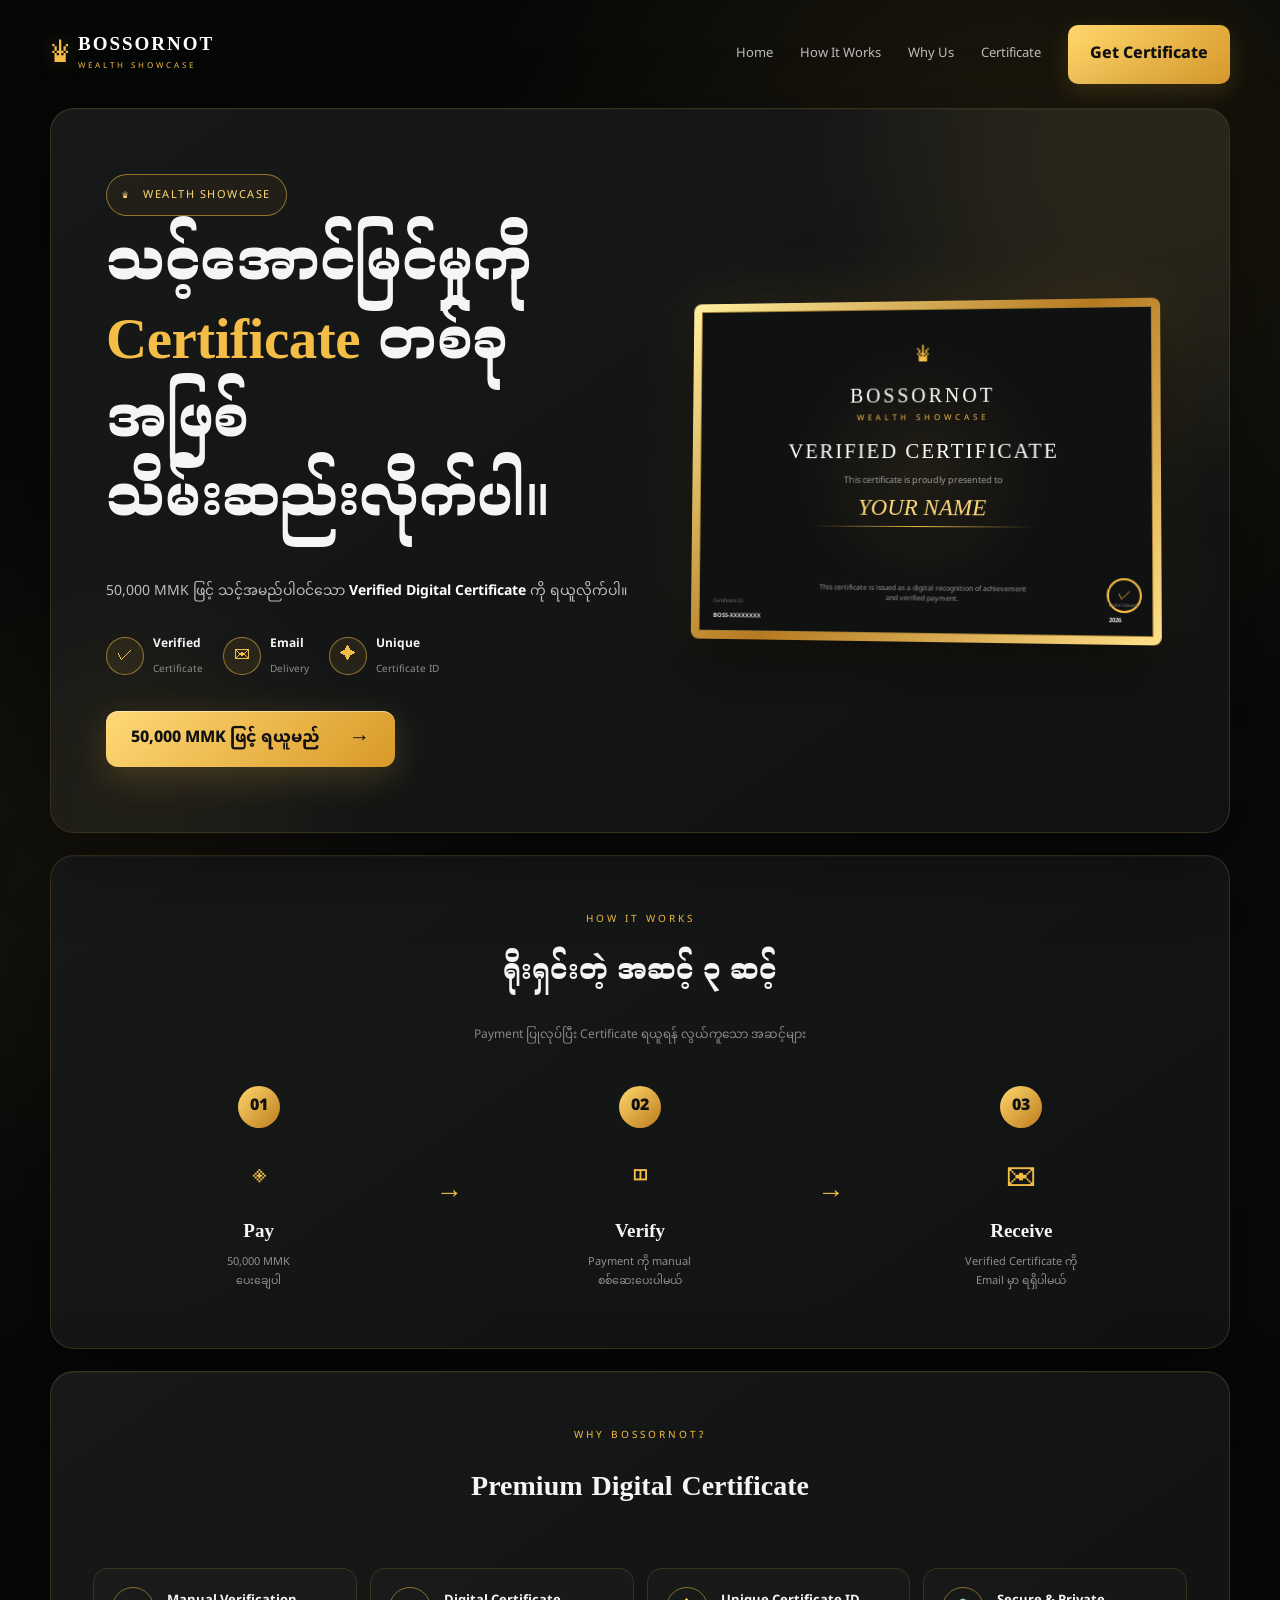
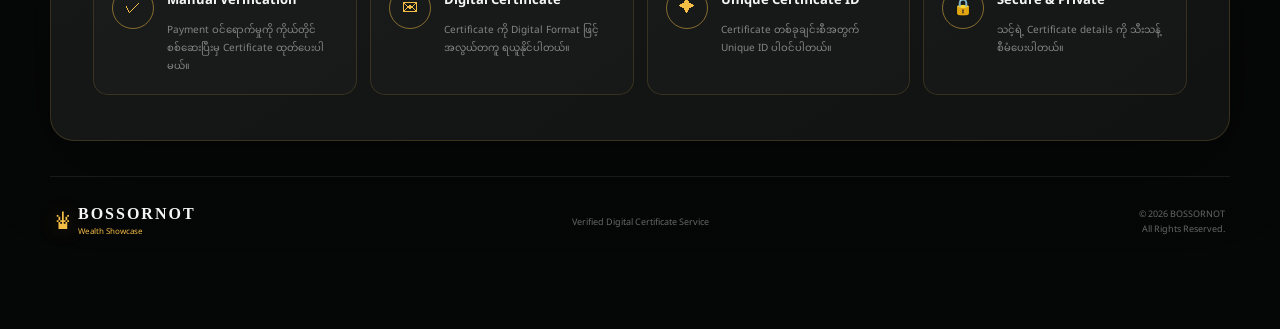
<file: index.html>
<!doctype html>
<html lang="my">

<head>
  <meta charset="utf-8">

  <meta
    name="viewport"
    content="width=device-width, initial-scale=1, viewport-fit=cover"
  >

  <meta
    name="theme-color"
    content="#080909"
  >

  <meta
    name="description"
    content="BOSSORNOT — Verified Digital Certificate Service"
  >

  <title>BOSSORNOT — Wealth Showcase</title>

  <!-- Myanmar Fonts -->
  <link
    href="https://fonts.googleapis.com/css2?family=Noto+Sans+Myanmar:wght@400;500;600;700;800&family=Noto+Serif+Myanmar:wght@600;700;800&display=swap"
    rel="stylesheet"
  >

  <!-- Main CSS -->
  <link rel="stylesheet" href="/style.css">
</head>

<body>

<main class="wrap">

  <!-- =========================================
       HEADER
  ========================================== -->

  <header class="topbar">

    <a href="/" class="logo">
      <span class="logo-crown">♛</span>

      <span>
        <strong>BOSSORNOT</strong>
        <small>WEALTH SHOWCASE</small>
      </span>
    </a>

    <nav class="nav">
      <a href="#home">Home</a>
      <a href="#how">How It Works</a>
      <a href="#why">Why Us</a>
      <a href="#certificate">Certificate</a>

      <button
        type="button"
        class="nav-cta"
        onclick="document.getElementById('payBtn').click()"
      >
        Get Certificate
      </button>
    </nav>

  </header>


  <!-- =========================================
       HERO
  ========================================== -->

  <section class="hero premium-card" id="home">

    <div class="hero-content">

      <div class="eyebrow">
        ♛ &nbsp; WEALTH SHOWCASE
      </div>

      <h1>
        သင့်အောင်မြင်မှုကို<br>
        <b>Certificate</b> တစ်ခုအဖြစ်<br>
        သိမ်းဆည်းလိုက်ပါ။
      </h1>

      <p class="hero-description">
        50,000 MMK ဖြင့် သင့်အမည်ပါဝင်သော
        <strong>Verified Digital Certificate</strong>
        ကို ရယူလိုက်ပါ။
      </p>

      <div class="hero-features">

        <div class="hero-feature">
          <span>✓</span>
          <div>
            <strong>Verified</strong>
            <small>Certificate</small>
          </div>
        </div>

        <div class="hero-feature">
          <span>✉</span>
          <div>
            <strong>Email</strong>
            <small>Delivery</small>
          </div>
        </div>

        <div class="hero-feature">
          <span>✦</span>
          <div>
            <strong>Unique</strong>
            <small>Certificate ID</small>
          </div>
        </div>

      </div>

      <button
        type="button"
        class="cta"
        id="payBtn"
      >
        <span class="btn-text">
          50,000 MMK ဖြင့် ရယူမည်
        </span>

        <span class="btn-arrow">→</span>
      </button>

    </div>


    <!-- CERTIFICATE PREVIEW -->

    <div
      class="certificate-preview"
      id="certificate"
    >

      <div class="certificate-card">

        <div class="certificate-border">

          <div class="certificate-crown">
            ♛
          </div>

          <div class="certificate-brand">
            BOSSORNOT
          </div>

          <div class="certificate-sub">
            WEALTH SHOWCASE
          </div>

          <div class="certificate-title">
            VERIFIED CERTIFICATE
          </div>

          <div class="certificate-present">
            This certificate is proudly presented to
          </div>

          <div class="certificate-name">
            YOUR NAME
          </div>

          <div class="certificate-line"></div>

          <p>
            This certificate is issued as a
            digital recognition of achievement
            and verified payment.
          </p>

          <div class="certificate-meta">

            <div>
              <small>Certificate ID</small>
              <strong>BOSS-XXXXXXXX</strong>
            </div>

            <div>
              <small>Date Issued</small>
              <strong>2026</strong>
            </div>

          </div>

          <div class="verified-seal">
            ✓
          </div>

        </div>

      </div>

    </div>

  </section>


  <!-- =========================================
       HOW IT WORKS
  ========================================== -->

  <section
    class="info-section premium-card"
    id="how"
  >

    <div class="section-heading">

      <span>HOW IT WORKS</span>

      <h2>
        ရိုးရှင်းတဲ့ အဆင့် ၃ ဆင့်
      </h2>

      <p>
        Payment ပြုလုပ်ပြီး Certificate ရယူရန်
        လွယ်ကူသော အဆင့်များ
      </p>

    </div>


    <div class="steps">

      <div class="step">

        <div class="step-number">
          01
        </div>

        <div class="step-icon">
          ◈
        </div>

        <h3>Pay</h3>

        <p>
          50,000 MMK<br>
          ပေးချေပါ
        </p>

      </div>


      <div class="step-arrow">
        →
      </div>


      <div class="step">

        <div class="step-number">
          02
        </div>

        <div class="step-icon">
          ◫
        </div>

        <h3>Verify</h3>

        <p>
          Payment ကို manual<br>
          စစ်ဆေးပေးပါမယ်
        </p>

      </div>


      <div class="step-arrow">
        →
      </div>


      <div class="step">

        <div class="step-number">
          03
        </div>

        <div class="step-icon">
          ✉
        </div>

        <h3>Receive</h3>

        <p>
          Verified Certificate ကို<br>
          Email မှာ ရရှိပါမယ်
        </p>

      </div>

    </div>

  </section>


  <!-- =========================================
       WHY BOSSORNOT
  ========================================== -->

  <section
    class="info-section premium-card"
    id="why"
  >

    <div class="section-heading">

      <span>WHY BOSSORNOT?</span>

      <h2>
        Premium Digital Certificate
      </h2>

    </div>


    <div class="benefits">

      <div class="benefit">

        <div class="benefit-icon">
          ✓
        </div>

        <div>
          <h3>Manual Verification</h3>

          <p>
            Payment ဝင်ရောက်မှုကို
            ကိုယ်တိုင်စစ်ဆေးပြီးမှ
            Certificate ထုတ်ပေးပါမယ်။
          </p>
        </div>

      </div>


      <div class="benefit">

        <div class="benefit-icon">
          ✉
        </div>

        <div>
          <h3>Digital Certificate</h3>

          <p>
            Certificate ကို Digital Format
            ဖြင့် အလွယ်တကူ ရယူနိုင်ပါတယ်။
          </p>
        </div>

      </div>


      <div class="benefit">

        <div class="benefit-icon">
          ✦
        </div>

        <div>
          <h3>Unique Certificate ID</h3>

          <p>
            Certificate တစ်ခုချင်းစီအတွက်
            Unique ID ပါဝင်ပါတယ်။
          </p>
        </div>

      </div>


      <div class="benefit">

        <div class="benefit-icon">
          🔒
        </div>

        <div>
          <h3>Secure & Private</h3>

          <p>
            သင့်ရဲ့ Certificate details
            ကို သီးသန့်စီမံပေးပါတယ်။
          </p>
        </div>

      </div>

    </div>

  </section>


  <!-- =========================================
       PAYMENT SECTION
  ========================================== -->

  <section
    id="pay"
    class="card payment-section"
  >

    <div class="payment-intro">

      <div
        class="payment-badge"
        id="paymentBadge"
      >
        SECURE PAYMENT · KBZPAY
      </div>

      <h2>
        Complete <span>your payment</span>
      </h2>

      <p id="paymentDescription">
        အောက်ပါ KBZPay အချက်အလက်များအတိုင်း
        ငွေပေးချေပြီး Transfer Screenshot တင်ပါ။
      </p>

    </div>


    <!-- PAYMENT METHOD -->

    <div class="method-picker">

      <div class="method-title">
        ငွေပေးချေရန် ရွေးပါ
      </div>

      <div class="payment-methods">

        <button
          type="button"
          class="method-card active"
          data-method="kbz"
        >

          <div class="method-logo">
            <img
              src="/kbzpay-logo.png"
              alt="KBZPay"
            >
          </div>

          <div class="method-name">
            KBZPay
          </div>

        </button>


        <button
          type="button"
          class="method-card"
          data-method="wave"
        >

          <div class="method-logo">
            <img
              src="/wavepay-logo.png"
              alt="Wave Money"
            >
          </div>

          <div class="method-name">
            Wave Money
          </div>

        </button>

      </div>

    </div>


    <!-- PAYMENT CONTENT -->

    <div class="payment-grid">


      <!-- LEFT -->

      <div class="payment-details">

        <div class="total">

          <div>

            <small>
              TOTAL TO PAY
            </small>

            <strong>
              50,000 MMK
            </strong>

          </div>

          <span class="verified-badge">
            ✓
          </span>

        </div>


        <div class="paybox">

          <div class="payment-row">

            <span>
              Payment
            </span>

            <b id="paymentMethod">
              KBZPay
            </b>

          </div>


          <div class="payment-row account-row">

            <span>
              Account Number
            </span>

            <div class="account-value">

              <b id="acct">
                09693940585
              </b>

              <button
                type="button"
                class="copy-btn"
                onclick="copyText('acct')"
              >
                Copy
              </button>

            </div>

          </div>


          <div class="payment-row">

            <span>
              Account Name
            </span>

            <b id="accountName">
              U SAI HTET MYAT THAW
            </b>

          </div>

        </div>


        <!-- QR -->

        <div class="qrbox">

          <div
            class="qr-title"
            id="qrTitle"
          >
            KBZPay QR
          </div>

          <div class="qr-image-wrap">

            <img
              id="qrImage"
              src="/kbzpay-qr.jpg"
              alt="KBZPay QR Code"
              class="qr-image"
            >

          </div>

          <small id="qrNote">
            KBZPay ဖြင့် Scan ပြီး
            50,000 MMK ပေးချေပါ
          </small>

        </div>

      </div>


      <!-- RIGHT FORM -->

      <div class="certificate-form">

        <div class="form-heading">

          <span>▣</span>

          <div>
            <strong>
              Your Certificate Details
            </strong>

            <small>
              Certificate အတွက် အချက်အလက်များ
            </small>
          </div>

        </div>


        <form
          id="payform"
          autocomplete="on"
        >

          <!-- NAME -->

          <div class="form-group">

            <label for="name">
              Full Name
              <span>*</span>
            </label>

            <input
              id="name"
              name="name"
              type="text"
              autocomplete="name"
              required
              placeholder="Certificate မှာထည့်မယ့် အမည်"
            >

          </div>


          <!-- EMAIL -->

          <div class="form-group">

            <label for="email">
              Email Address
              <span>*</span>
            </label>

            <input
              id="email"
              name="email"
              type="email"
              autocomplete="email"
              required
              placeholder="Certificate ပို့မယ့် Email"
            >

          </div>


          <!-- SLIP -->

          <div class="form-group">

            <label for="slip">
              Transfer Screenshot
              <span>*</span>
            </label>

            <div class="upload-box">

              <div class="upload-icon">
                ↑
              </div>

              <div class="upload-text">

                <strong>
                  Transfer Slip ရွေးပါ
                </strong>

                <small>
                  JPG, PNG, WEBP · 5MB အောက်
                </small>

              </div>

              <input
                id="slip"
                name="slip"
                type="file"
                accept="image/png,image/jpeg,image/webp"
                required
              >

            </div>

          </div>


          <!-- SUBMIT -->

          <button
            type="submit"
            class="cta wide"
          >

            <span class="btn-text">
              Payment တင်မည်
            </span>

            <span class="btn-arrow">
              →
            </span>

          </button>

        </form>


        <p
          id="msg"
          class="msg"
          aria-live="polite"
        ></p>

      </div>

    </div>

  </section>


  <!-- =========================================
       FOOTER
  ========================================== -->

  <footer class="footer">

    <div class="footer-brand">

      <span class="logo-crown">
        ♛
      </span>

      <div>

        <strong>
          BOSSORNOT
        </strong>

        <small>
          Wealth Showcase
        </small>

      </div>

    </div>


    <div class="footer-center">

      <span>
        Verified Digital Certificate Service
      </span>

    </div>


    <div class="footer-copy">

      © 2026 BOSSORNOT<br>
      All Rights Reserved.

    </div>

  </footer>

</main>


<!-- =========================================
     EXISTING APP JS
========================================== -->

<script src="/app.js"></script>


<!-- =========================================
     PAYMENT METHOD + REVEAL JS
========================================== -->

<script>

const payBtn =
  document.getElementById("payBtn");

const paymentSection =
  document.getElementById("pay");

const methodCards =
  document.querySelectorAll(".method-card");


const paymentData = {

  kbz: {

    method: "KBZPay",

    account: "09693940585",

    name: "U SAI HTET MYAT THAW",

    qr: "/kbzpay-qr.jpg",

    qrTitle: "KBZPay QR",

    note:
      "KBZPay ဖြင့် Scan ပြီး 50,000 MMK ပေးချေပါ"

  },


  wave: {

    method: "Wave Money",

    account: "09699197474",

    name: "Thaung Phyo Hlaing",

    qr: "/wavepay-qr.jpg",

    qrTitle: "Wave Money QR",

    note:
      "Wave Money ဖြင့် Scan ပြီး 50,000 MMK ပေးချေပါ"

  }

};


window.selectedPaymentMethod =
  "KBZPay";


function updatePayment(method) {

  const data =
    paymentData[method];

  if (!data) return;


  window.selectedPaymentMethod =
    data.method;


  document
    .getElementById("paymentMethod")
    .textContent =
    data.method;


  document
    .getElementById("acct")
    .textContent =
    data.account;


  document
    .getElementById("accountName")
    .textContent =
    data.name;


  document
    .getElementById("qrTitle")
    .textContent =
    data.qrTitle;


  const qrImage =
    document.getElementById("qrImage");


  qrImage.src =
    data.qr;


  qrImage.alt =
    data.qrTitle;


  document
    .getElementById("qrNote")
    .textContent =
    data.note;


  document
    .getElementById("paymentBadge")
    .textContent =
    "SECURE PAYMENT · " +
    data.method.toUpperCase();


  document
    .getElementById("paymentDescription")
    .textContent =
    "အောက်ပါ " +
    data.method +
    " အချက်အလက်များအတိုင်း ငွေပေးချေပြီး Transfer Screenshot တင်ပါ။";

}


payBtn.addEventListener("click", () => {

  payBtn.blur();

  payBtn.classList.remove("clicked");

  void payBtn.offsetWidth;

  payBtn.classList.add("clicked");


  setTimeout(() => {

    paymentSection.classList.add("show");

    setTimeout(() => {

      paymentSection.scrollIntoView({
        behavior: "smooth",
        block: "start"
      });

    }, 150);

  }, 420);

});


methodCards.forEach((card) => {

  card.addEventListener("click", () => {

    methodCards.forEach((item) => {
      item.classList.remove("active");
    });


    card.classList.add("active");


    const method =
      card.dataset.method;


    updatePayment(method);

  });

});


updatePayment("kbz");

</script>

</body>
</html>
</file>
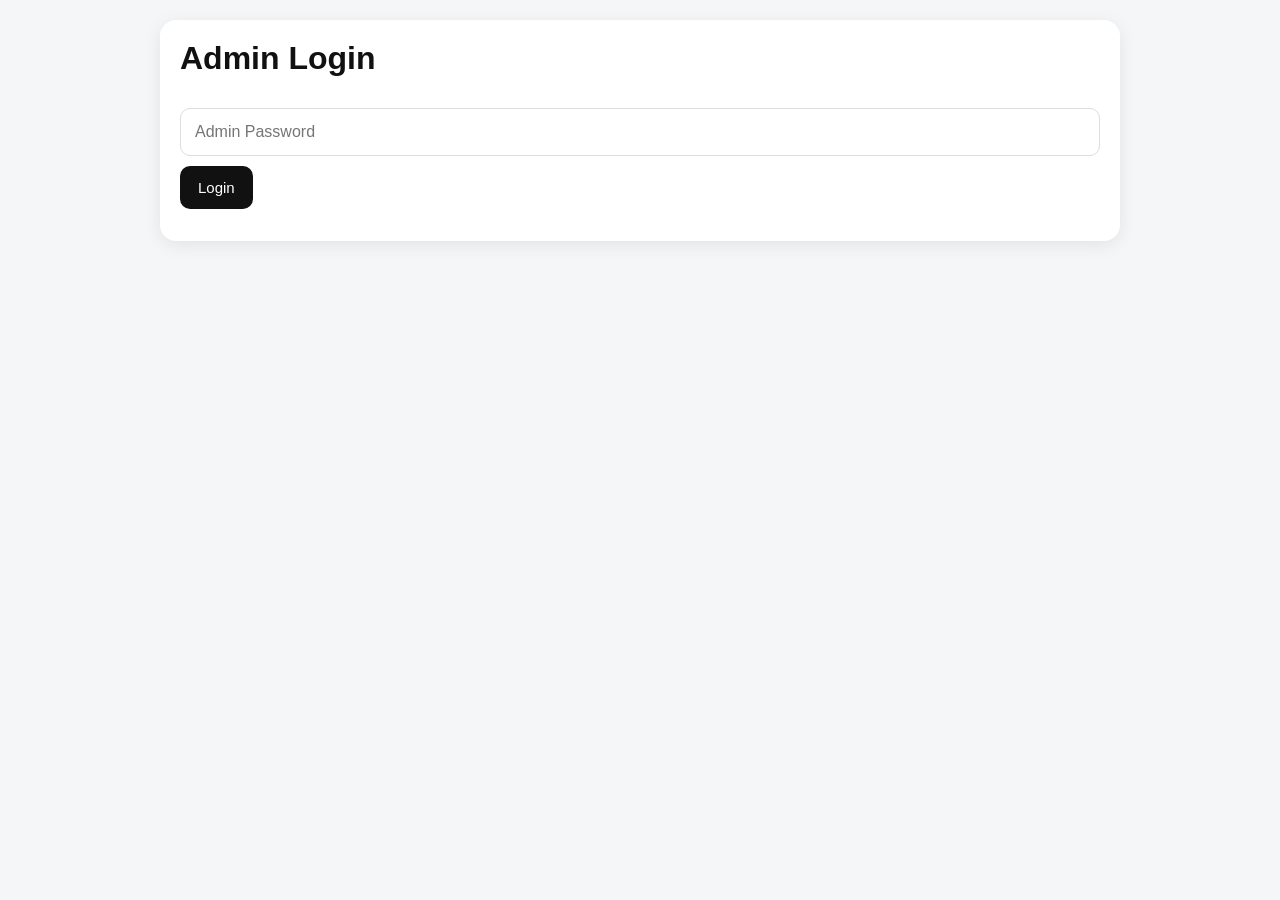
<file: admin.html>
<!DOCTYPE html>
<html lang="en">
<head>

  <meta charset="UTF-8">

  <meta
    name="viewport"
    content="width=device-width, initial-scale=1.0"
  >

  <title>BossOrNot Admin</title>

  <style>

    * {
      box-sizing: border-box;
    }

    body {
      margin: 0;
      font-family: Arial, sans-serif;
      background: #f4f6f8;
      color: #111;
    }

    .container {
      max-width: 1000px;
      margin: auto;
      padding: 20px;
    }

    .card {
      background: white;
      border-radius: 16px;
      padding: 20px;
      margin-bottom: 20px;
      box-shadow: 0 4px 18px rgba(0,0,0,.08);
    }

    h1 {
      margin-top: 0;
    }

    input {
      width: 100%;
      padding: 14px;
      border: 1px solid #ddd;
      border-radius: 10px;
      margin: 10px 0;
      font-size: 16px;
    }

    button {
      border: 0;
      border-radius: 10px;
      padding: 13px 18px;
      font-size: 15px;
      cursor: pointer;
      background: #111;
      color: white;
    }

    button:disabled {
      opacity: .6;
      cursor: not-allowed;
    }

    .hidden {
      display: none;
    }

    .msg {
      margin-top: 12px;
      font-size: 14px;
    }

    .payment {
      border: 1px solid #e5e5e5;
      border-radius: 14px;
      padding: 16px;
      margin: 12px 0;
    }

    .status {
      display: inline-block;
      padding: 5px 10px;
      border-radius: 20px;
      background: #fff3cd;
      color: #856404;
      font-size: 13px;
    }

    .status.approved {
      background: #d1e7dd;
      color: #0f5132;
    }

    .status.rejected {
      background: #f8d7da;
      color: #842029;
    }

    .row {
      margin: 8px 0;
      word-break: break-word;
    }

    .label {
      font-weight: bold;
    }

    .logout {
      background: #777;
      float: right;
    }

    .slip {
      width: 100%;
      max-width: 450px;
      margin-top: 12px;
      border-radius: 12px;
      border: 1px solid #ddd;
      display: block;
    }

    .slip-button {
      display: inline-block;
      margin-top: 12px;
      text-decoration: none;
      background: #111;
      color: white;
      padding: 12px 16px;
      border-radius: 10px;
    }

    .actions {
      display: flex;
      gap: 10px;
      flex-wrap: wrap;
      margin-top: 18px;
    }

    .approve-btn {
      background: #198754;
    }

    .reject-btn {
      background: #dc3545;
    }

    .error {
      color: #c00;
      font-size: 13px;
      margin-top: 8px;
      word-break: break-word;
    }

    .success {
      color: #198754;
      font-size: 14px;
      margin-top: 8px;
    }

    .certificate {
      background: #f0fff5;
      border: 1px solid #b7dfc8;
      border-radius: 10px;
      padding: 10px;
      margin-top: 10px;
      word-break: break-word;
    }

  </style>

</head>


<body>


<div class="container">


  <!-- ========================= -->
  <!-- LOGIN -->
  <!-- ========================= -->

  <div id="loginCard" class="card">

    <h1>Admin Login</h1>

    <input
      id="password"
      type="password"
      placeholder="Admin Password"
    >

    <button onclick="login()">
      Login
    </button>

    <div
      id="loginMsg"
      class="msg"
    ></div>

  </div>



  <!-- ========================= -->
  <!-- DASHBOARD -->
  <!-- ========================= -->

  <div
    id="dashboard"
    class="hidden"
  >


    <div class="card">

      <button
        class="logout"
        onclick="logout()"
      >
        Logout
      </button>

      <h1>BossOrNot Admin</h1>

      <p>
        Payment Requests
      </p>

      <button
        onclick="loadPayments()"
      >
        Refresh
      </button>

    </div>



    <div class="card">

      <div id="payments">
        Loading...
      </div>

    </div>


  </div>


</div>



<script>


// =====================================
// ADMIN TOKEN
// =====================================

let adminToken =
  localStorage.getItem(
    "boss_admin_token"
  );



// =====================================
// SHOW DASHBOARD
// =====================================

function showDashboard() {

  document
    .getElementById("loginCard")
    .classList.add("hidden");

  document
    .getElementById("dashboard")
    .classList.remove("hidden");

  loadPayments();

}



// =====================================
// LOGOUT
// =====================================

function logout() {

  localStorage.removeItem(
    "boss_admin_token"
  );

  adminToken = null;

  document
    .getElementById("dashboard")
    .classList.add("hidden");

  document
    .getElementById("loginCard")
    .classList.remove("hidden");

}



// =====================================
// LOGIN
// =====================================

async function login() {

  const password =
    document
      .getElementById("password")
      .value
      .trim();

  const msg =
    document
      .getElementById("loginMsg");


  if (!password) {

    msg.textContent =
      "Password ထည့်ပါ";

    return;
  }


  msg.textContent =
    "Logging in...";


  try {

    const response =
      await fetch(
        "/api/admin",
        {
          method: "POST",

          headers: {
            "Content-Type":
              "application/json"
          },

          body: JSON.stringify({
            password: password
          })
        }
      );


    const data =
      await response.json();


    if (
      !response.ok ||
      !data.ok
    ) {

      msg.textContent =
        data.message ||
        "Login failed";

      return;
    }


    adminToken =
      data.token;


    localStorage.setItem(
      "boss_admin_token",
      adminToken
    );


    document
      .getElementById("password")
      .value = "";


    msg.textContent = "";


    showDashboard();


  } catch (error) {

    msg.textContent =
      "Connection error: " +
      error.message;

  }

}



// =====================================
// LOAD PAYMENTS
// =====================================

async function loadPayments() {

  const box =
    document.getElementById(
      "payments"
    );


  box.innerHTML =
    "Loading...";


  try {

    const response =
      await fetch(
        "/api/admin",
        {
          headers: {
            "Authorization":
              "Bearer " +
              adminToken
          }
        }
      );


    const data =
      await response.json();


    // -------------------------------
    // TOKEN EXPIRED
    // -------------------------------

    if (
      response.status === 401
    ) {

      logout();

      return;
    }


    // -------------------------------
    // API ERROR
    // -------------------------------

    if (
      !response.ok ||
      !data.ok
    ) {

      box.innerHTML =
        "<b>❌ Error</b><br>" +
        escapeHtml(
          data.message ||
          "Failed"
        ) +
        "<br><br><small>" +
        escapeHtml(
          data.details ||
          "No details"
        ) +
        "</small>";

      return;
    }


    // -------------------------------
    // NO PAYMENTS
    // -------------------------------

    if (
      !data.payments ||
      !data.payments.length
    ) {

      box.innerHTML =
        "<p>No payment requests.</p>";

      return;
    }


    // -------------------------------
    // PAYMENT CARDS
    // -------------------------------

    box.innerHTML =
      data.payments
        .map(payment => {

          return createPaymentCard(
            payment
          );

        })
        .join("");


  } catch (error) {

    box.innerHTML =
      "<b>❌ Error</b><br>" +
      escapeHtml(
        error.message ||
        "Connection error"
      );

  }

}



// =====================================
// CREATE PAYMENT CARD
// =====================================

function createPaymentCard(payment) {

  const status =
    String(
      payment.status || ""
    );


  // -----------------------------------
  // STATUS CLASS
  // -----------------------------------

  let statusClass = "";

  if (status === "approved") {
    statusClass = "approved";
  }

  if (status === "rejected") {
    statusClass = "rejected";
  }



  // -----------------------------------
  // SLIP HTML
  // -----------------------------------

  let slipHtml = "";


  if (payment.slip_url) {

    slipHtml = `

      <div class="row">

        <span class="label">
          Payment Slip:
        </span>

        <br>

        <img
          class="slip"
          src="${escapeHtml(
            payment.slip_url
          )}"
          alt="Payment Slip"
          loading="lazy"
        >

        <a
          class="slip-button"
          href="${escapeHtml(
            payment.slip_url
          )}"
          target="_blank"
          rel="noopener"
        >
          🔍 View Slip Full Size
        </a>

      </div>

    `;

  } else {

    slipHtml = `

      <div class="row">

        <span class="label">
          Payment Slip:
        </span>

        <div class="error">
          Slip URL မရပါ
        </div>

        ${
          payment.slip_error
            ? `
              <div class="error">
                ${escapeHtml(
                  payment.slip_error
                )}
              </div>
            `
            : ""
        }

      </div>

    `;

  }



  // -----------------------------------
  // CERTIFICATE
  // -----------------------------------

  let certificateHtml = "";


  if (
    payment.certificate_id
  ) {

    certificateHtml = `

      <div class="certificate">

        <b>
          Certificate ID:
        </b>

        ${escapeHtml(
          payment.certificate_id
        )}

      </div>

    `;

  }



  // -----------------------------------
  // ACTION BUTTONS
  // -----------------------------------

  let actionHtml = "";


  if (
    status === "pending"
  ) {

    const orderId =
      escapeHtml(
        payment.order_id
      );


    actionHtml = `

      <div class="actions">

        <button
          class="approve-btn"
          onclick="approvePayment('${orderId}')"
        >
          ✅ Approve
        </button>

        <button
          class="reject-btn"
          onclick="rejectPayment('${orderId}')"
        >
          ❌ Reject
        </button>

      </div>

    `;

  }



  // -----------------------------------
  // RETURN CARD
  // -----------------------------------

  return `

    <div class="payment">

      <div class="row">

        <span class="label">
          Order ID:
        </span>

        ${escapeHtml(
          payment.order_id
        )}

      </div>


      <div class="row">

        <span class="label">
          Name:
        </span>

        ${escapeHtml(
          payment.name
        )}

      </div>


      <div class="row">

        <span class="label">
          Email:
        </span>

        ${escapeHtml(
          payment.email
        )}

      </div>


      <div class="row">

        <span class="label">
          Amount:
        </span>

        ${escapeHtml(
          payment.amount
        )}
        MMK

      </div>


      <div class="row">

        <span class="label">
          Method:
        </span>

        ${escapeHtml(
          payment.method
        )}

      </div>


      <div class="row">

        <span class="label">
          Status:
        </span>

        <span
          class="status ${statusClass}"
        >
          ${escapeHtml(
            payment.status
          )}
        </span>

      </div>


      <div class="row">

        <span class="label">
          Created:
        </span>

        ${escapeHtml(
          payment.created_at
        )}

      </div>


      ${slipHtml}


      ${certificateHtml}


      ${actionHtml}


    </div>

  `;

}



// =====================================
// APPROVE PAYMENT
// =====================================

async function approvePayment(
  orderId
) {

  const confirmed =
    confirm(
      "ဒီ Payment ကို Approve လုပ်မှာ သေချာပါသလား?"
    );


  if (!confirmed) {
    return;
  }


  try {

    const response =
      await fetch(
        "/api/approve",
        {
          method: "POST",

          headers: {
            "Content-Type":
              "application/json",

            "Authorization":
              "Bearer " +
              adminToken
          },

          body: JSON.stringify({
            order_id: orderId,
            action: "approve"
          })
        }
      );


    const data =
      await response.json();


    // -------------------------------
    // SESSION EXPIRED
    // -------------------------------

    if (
      response.status === 401
    ) {

      logout();

      return;
    }


    // -------------------------------
    // ERROR
    // -------------------------------

    if (
      !response.ok ||
      !data.ok
    ) {

      alert(
        "❌ Approve မအောင်မြင်ပါ\n\n" +
        (
          data.message ||
          "Unknown error"
        ) +
        "\n" +
        (
          data.details ||
          ""
        )
      );

      return;
    }


    // -------------------------------
    // SUCCESS
    // -------------------------------

    alert(
      "✅ Payment Approved!\n\n" +
      "Certificate ID: " +
      data.certificate_id
    );


    // Reload payment list

    loadPayments();


  } catch (error) {

    alert(
      "❌ Connection Error\n\n" +
      error.message
    );

  }

}



// =====================================
// REJECT PAYMENT
// =====================================

async function rejectPayment(
  orderId
) {

  const confirmed =
    confirm(
      "ဒီ Payment ကို Reject လုပ်မှာ သေချာပါသလား?"
    );


  if (!confirmed) {
    return;
  }


  try {

    const response =
      await fetch(
        "/api/approve",
        {
          method: "POST",

          headers: {
            "Content-Type":
              "application/json",

            "Authorization":
              "Bearer " +
              adminToken
          },

          body: JSON.stringify({
            order_id: orderId,
            action: "reject"
          })
        }
      );


    const data =
      await response.json();


    // -------------------------------
    // SESSION EXPIRED
    // -------------------------------

    if (
      response.status === 401
    ) {

      logout();

      return;
    }


    // -------------------------------
    // ERROR
    // -------------------------------

    if (
      !response.ok ||
      !data.ok
    ) {

      alert(
        "❌ Reject မအောင်မြင်ပါ\n\n" +
        (
          data.message ||
          "Unknown error"
        ) +
        "\n" +
        (
          data.details ||
          ""
        )
      );

      return;
    }


    // -------------------------------
    // SUCCESS
    // -------------------------------

    alert(
      "❌ Payment Rejected"
    );


    // Reload payment list

    loadPayments();


  } catch (error) {

    alert(
      "❌ Connection Error\n\n" +
      error.message
    );

  }

}



// =====================================
// ESCAPE HTML
// =====================================

function escapeHtml(value) {

  return String(
    value ?? ""
  )

    .replaceAll(
      "&",
      "&amp;"
    )

    .replaceAll(
      "<",
      "&lt;"
    )

    .replaceAll(
      ">",
      "&gt;"
    )

    .replaceAll(
      '"',
      "&quot;"
    )

    .replaceAll(
      "'",
      "&#039;"
    );

}



// =====================================
// AUTO LOGIN
// =====================================

if (adminToken) {

  showDashboard();

}


</script>


</body>
</html>
</file>
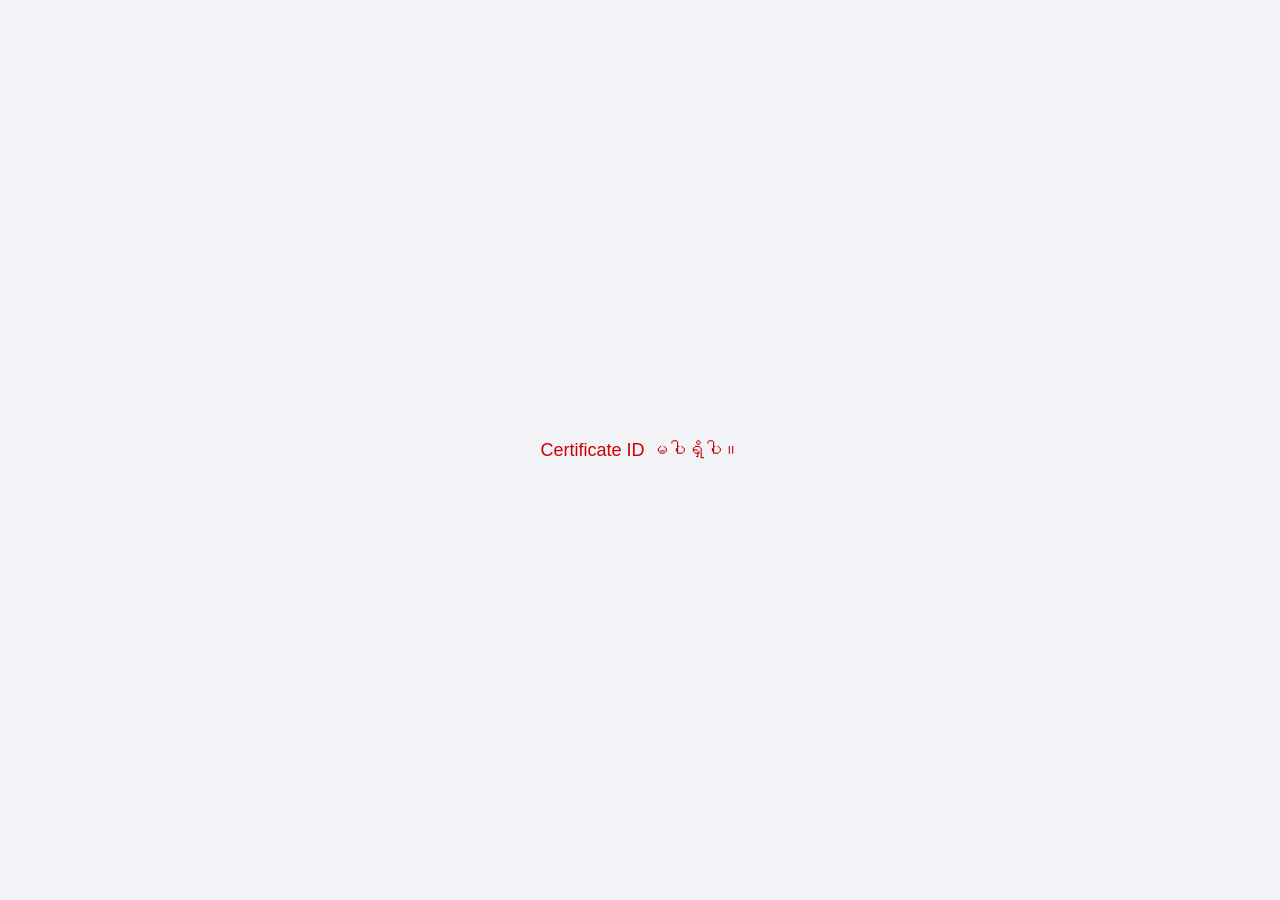
<file: certificate.html>
<!DOCTYPE html>
<html lang="en">

<head>

  <meta charset="UTF-8">

  <meta
    name="viewport"
    content="width=device-width, initial-scale=1.0"
  >

  <title>BossOrNot Certificate</title>

  <style>

    * {
      box-sizing: border-box;
    }

    body {
      margin: 0;
      min-height: 100vh;
      display: flex;
      align-items: center;
      justify-content: center;
      padding: 20px;
      font-family: Arial, sans-serif;
      background: #f1f3f6;
      color: #111;
    }

    .certificate {
      width: 100%;
      max-width: 850px;
      background: #fff;
      border: 10px solid #111;
      padding: 10px;
      box-shadow: 0 10px 40px rgba(0,0,0,.15);
    }

    .inner {
      border: 2px solid #d4af37;
      padding: 50px 25px;
      text-align: center;
    }

    .logo {
      font-size: 42px;
      font-weight: 900;
      letter-spacing: 4px;
      margin-bottom: 10px;
    }

    .subtitle {
      font-size: 14px;
      letter-spacing: 3px;
      color: #777;
      margin-bottom: 40px;
    }

    .title {
      font-size: 42px;
      font-weight: 900;
      margin: 0 0 25px;
      letter-spacing: 2px;
    }

    .certifies {
      font-size: 18px;
      color: #555;
      margin-bottom: 15px;
    }

    .name {
      font-size: 42px;
      font-weight: bold;
      margin: 15px 0;
      padding-bottom: 12px;
      border-bottom: 2px solid #d4af37;
      display: inline-block;
    }

    .description {
      max-width: 600px;
      margin: 25px auto;
      line-height: 1.7;
      color: #555;
      font-size: 16px;
    }

    .details {
      margin-top: 35px;
      display: flex;
      justify-content: space-between;
      gap: 20px;
      flex-wrap: wrap;
      text-align: left;
    }

    .detail {
      flex: 1;
      min-width: 200px;
    }

    .label {
      font-size: 12px;
      color: #888;
      text-transform: uppercase;
      letter-spacing: 1px;
    }

    .value {
      margin-top: 6px;
      font-weight: bold;
      font-size: 15px;
      word-break: break-word;
    }

    .seal {
      margin: 35px auto 0;
      width: 90px;
      height: 90px;
      border: 3px solid #d4af37;
      border-radius: 50%;
      display: flex;
      align-items: center;
      justify-content: center;
      font-size: 30px;
    }

    .loading,
    .error {
      text-align: center;
      padding: 50px 20px;
      font-size: 18px;
    }

    .error {
      color: #c00;
    }

    .hidden {
      display: none;
    }

    @media (max-width: 600px) {

      .inner {
        padding: 35px 15px;
      }

      .logo {
        font-size: 30px;
      }

      .title {
        font-size: 30px;
      }

      .name {
        font-size: 30px;
      }

      .subtitle {
        font-size: 11px;
      }

      .details {
        text-align: center;
      }

      .detail {
        min-width: 100%;
      }

    }

  </style>

</head>


<body>


<div
  id="loading"
  class="loading"
>
  Loading Certificate...
</div>


<div
  id="error"
  class="error hidden"
>
</div>


<div
  id="certificate"
  class="certificate hidden"
>

  <div class="inner">

    <div class="logo">
      BOSSORNOT
    </div>

    <div class="subtitle">
      VERIFIED CERTIFICATE
    </div>


    <h1 class="title">
      BOSS CERTIFICATE
    </h1>


    <div class="certifies">
      This certificate is proudly presented to
    </div>


    <div
      id="name"
      class="name"
    >
      -
    </div>


    <div class="description">

      This certifies that the above
      individual has successfully
      completed the BossOrNot
      verification process.

    </div>


    <div class="details">

      <div class="detail">

        <div class="label">
          Certificate ID
        </div>

        <div
          id="certificateId"
          class="value"
        >
          -
        </div>

      </div>


      <div class="detail">

        <div class="label">
          Issue Date
        </div>

        <div
          id="date"
          class="value"
        >
          -
        </div>

      </div>

    </div>


    <div class="seal">
      ✓
    </div>


  </div>

</div>



<script>


// =================================
// GET CERTIFICATE ID FROM URL
// =================================

const params =
  new URLSearchParams(
    window.location.search
  );


const certificateId =
  params.get("id");



function escapeHtml(value) {

  return String(
    value ?? ""
  )

    .replaceAll(
      "&",
      "&amp;"
    )

    .replaceAll(
      "<",
      "&lt;"
    )

    .replaceAll(
      ">",
      "&gt;"
    )

    .replaceAll(
      '"',
      "&quot;"
    )

    .replaceAll(
      "'",
      "&#039;"
    );

}



// =================================
// LOAD CERTIFICATE
// =================================

async function loadCertificate() {

  const loading =
    document.getElementById(
      "loading"
    );

  const error =
    document.getElementById(
      "error"
    );

  const certificate =
    document.getElementById(
      "certificate"
    );


  if (!certificateId) {

    loading.classList.add(
      "hidden"
    );

    error.textContent =
      "Certificate ID မပါရှိပါ။";

    error.classList.remove(
      "hidden"
    );

    return;
  }


  try {

    const response =
      await fetch(
        "/api/certificate?id=" +
        encodeURIComponent(
          certificateId
        )
      );


    const data =
      await response.json();


    if (
      !response.ok ||
      !data.ok
    ) {

      throw new Error(
        data.message ||
        "Certificate မတွေ့ပါ။"
      );

    }


    // -------------------------------
    // SHOW DATA
    // -------------------------------

    document.getElementById(
      "name"
    ).textContent =
      data.certificate.name;


    document.getElementById(
      "certificateId"
    ).textContent =
      data.certificate.certificate_id;


    const date =
      new Date(
        data.certificate.approved_at
      );


    document.getElementById(
      "date"
    ).textContent =
      date.toLocaleDateString(
        "en-GB",
        {
          day: "2-digit",
          month: "long",
          year: "numeric"
        }
      );


    loading.classList.add(
      "hidden"
    );

    certificate.classList.remove(
      "hidden"
    );


  } catch (err) {

    loading.classList.add(
      "hidden"
    );

    error.textContent =
      "❌ " +
      (
        err.message ||
        "Certificate မရနိုင်ပါ။"
      );

    error.classList.remove(
      "hidden"
    );

  }

}


loadCertificate();


</script>


</body>

</html>
</file>
<file: style.css>
* {
  box-sizing: border-box;
}

html {
  scroll-behavior: smooth;
}

:root {
  --bg: #070808;
  --card: #111212;
  --card-2: #151616;
  --gold: #f4bd45;
  --gold-light: #ffd978;
  --gold-dark: #9b6a17;
  --text: #f5f5f5;
  --muted: #a8a8a8;
  --border: rgba(244, 189, 69, 0.22);
}

body {
  margin: 0;
  min-height: 100vh;
  background:
    radial-gradient(circle at 80% 10%, rgba(244,189,69,.10), transparent 28%),
    radial-gradient(circle at 10% 45%, rgba(244,189,69,.06), transparent 25%),
    linear-gradient(180deg, #050606 0%, #090a0a 50%, #050606 100%);
  color: var(--text);
  font-family: "Noto Sans Myanmar", sans-serif;
}

button,
input {
  font: inherit;
}

button {
  cursor: pointer;
}

a {
  color: inherit;
  text-decoration: none;
}

.wrap {
  width: min(1180px, calc(100% - 32px));
  margin: auto;
  padding: 18px 0 60px;
}


/* ================================
   TOP BAR
================================ */

.topbar {
  height: 72px;
  display: flex;
  align-items: center;
  justify-content: space-between;
  margin-bottom: 18px;
}

.logo {
  display: flex;
  align-items: center;
  gap: 10px;
}

.logo-crown {
  color: var(--gold);
  font-size: 36px;
  line-height: 1;
  text-shadow: 0 0 20px rgba(244,189,69,.25);
}

.logo strong {
  display: block;
  color: #fff;
  font-family: Georgia, serif;
  font-size: 19px;
  letter-spacing: 2px;
}

.logo small {
  display: block;
  color: var(--gold);
  font-size: 8px;
  letter-spacing: 3px;
  margin-top: 2px;
}

.nav {
  display: flex;
  align-items: center;
  gap: 27px;
}

.nav a {
  color: #bdbdbd;
  font-size: 13px;
  transition: .25s;
}

.nav a:hover {
  color: var(--gold);
}

.nav-cta {
  border: 0;
  border-radius: 10px;
  padding: 12px 22px;
  background: linear-gradient(135deg, #ffd66c, #d89b2d);
  color: #111;
  font-weight: 800;
  box-shadow: 0 8px 25px rgba(244,189,69,.16);
}


/* ================================
   COMMON CARD
================================ */

.premium-card,
.card {
  border: 1px solid rgba(244,189,69,.16);
  background:
    linear-gradient(
      145deg,
      rgba(255,255,255,.035),
      rgba(255,255,255,.012)
    ),
    #0e1010;
  border-radius: 24px;
  box-shadow:
    0 25px 80px rgba(0,0,0,.42),
    inset 0 1px rgba(255,255,255,.035);
}


/* ================================
   HERO
================================ */

.hero {
  position: relative;
  min-height: 570px;
  display: grid;
  grid-template-columns: 1fr .95fr;
  align-items: center;
  gap: 35px;
  padding: 65px 55px;
  overflow: hidden;
}

.hero::before {
  content: "";
  position: absolute;
  width: 500px;
  height: 500px;
  right: -180px;
  top: -200px;
  border-radius: 50%;
  background: rgba(244,189,69,.09);
  filter: blur(80px);
}

.hero::after {
  content: "";
  position: absolute;
  left: -100px;
  bottom: -160px;
  width: 350px;
  height: 350px;
  border-radius: 50%;
  background: rgba(244,189,69,.05);
  filter: blur(70px);
}

.hero-content,
.certificate-preview {
  position: relative;
  z-index: 2;
}

.eyebrow {
  display: inline-flex;
  align-items: center;
  border: 1px solid rgba(244,189,69,.55);
  border-radius: 999px;
  padding: 8px 15px;
  color: var(--gold-light);
  font-size: 11px;
  letter-spacing: 1.5px;
  margin-bottom: 25px;
  background: rgba(244,189,69,.05);
}

.hero h1 {
  margin: 0;
  font-family: "Noto Serif Myanmar", serif;
  font-size: clamp(34px, 4.5vw, 57px);
  line-height: 1.38;
  letter-spacing: -.5px;
}

.hero h1 b {
  color: var(--gold);
}

.hero-description {
  max-width: 530px;
  margin: 22px 0 25px;
  color: #bdbdbd;
  font-size: 14px;
  line-height: 2;
}

.hero-description strong {
  color: #fff;
}

.hero-features {
  display: flex;
  gap: 20px;
  margin-bottom: 30px;
}

.hero-feature {
  display: flex;
  align-items: center;
  gap: 9px;
}

.hero-feature > span {
  width: 38px;
  height: 38px;
  display: grid;
  place-items: center;
  border: 1px solid rgba(244,189,69,.55);
  border-radius: 50%;
  color: var(--gold);
  background: rgba(244,189,69,.08);
}

.hero-feature strong,
.hero-feature small {
  display: block;
}

.hero-feature strong {
  font-size: 12px;
}

.hero-feature small {
  color: #8d8d8d;
  font-size: 10px;
  margin-top: 2px;
}


/* ================================
   BUTTON
================================ */

.cta {
  min-height: 56px;
  border: 0;
  border-radius: 12px;
  padding: 0 25px;
  display: inline-flex;
  align-items: center;
  justify-content: space-between;
  gap: 30px;
  background: linear-gradient(
    135deg,
    #ffd976,
    #d99927
  );
  color: #111;
  font-weight: 800;
  box-shadow:
    0 10px 35px rgba(244,189,69,.20),
    inset 0 1px rgba(255,255,255,.45);
  transition: transform .2s, box-shadow .2s;
}

.cta:hover {
  transform: translateY(-2px);
  box-shadow:
    0 14px 42px rgba(244,189,69,.28);
}

.btn-arrow {
  font-size: 21px;
}

.cta.wide {
  width: 100%;
}


/* ================================
   CERTIFICATE PREVIEW
================================ */

.certificate-preview {
  display: flex;
  justify-content: center;
  align-items: center;
  perspective: 1000px;
}

.certificate-card {
  width: min(470px, 100%);
  aspect-ratio: 1.48 / 1;
  padding: 8px;
  border-radius: 8px;
  background:
    linear-gradient(135deg, #fff0a0, #b67a20, #ffe18a);
  box-shadow:
    0 25px 60px rgba(0,0,0,.65),
    0 0 60px rgba(244,189,69,.13);
  transform: rotateY(-5deg) rotateX(2deg);
}

.certificate-border {
  position: relative;
  height: 100%;
  overflow: hidden;
  border: 1px solid rgba(244,189,69,.65);
  background:
    radial-gradient(circle at 50% 50%, rgba(244,189,69,.07), transparent 45%),
    #101111;
  padding: 28px;
  text-align: center;
}

.certificate-crown {
  color: var(--gold);
  font-size: 27px;
}

.certificate-brand {
  font-family: Georgia, serif;
  color: #fff;
  font-size: 20px;
  letter-spacing: 3px;
}

.certificate-sub {
  color: var(--gold);
  font-size: 8px;
  letter-spacing: 4px;
  margin-top: 2px;
}

.certificate-title {
  margin-top: 28px;
  color: #fff;
  font-family: Georgia, serif;
  font-size: 21px;
  letter-spacing: 2px;
}

.certificate-present {
  color: #999;
  font-size: 9px;
  margin-top: 18px;
}

.certificate-name {
  margin-top: 8px;
  color: var(--gold-light);
  font-family: Georgia, serif;
  font-size: 27px;
  font-style: italic;
}

.certificate-line {
  width: 65%;
  height: 1px;
  margin: 8px auto 13px;
  background: linear-gradient(
    90deg,
    transparent,
    var(--gold),
    transparent
  );
}

.certificate-border p {
  max-width: 280px;
  margin: auto;
  color: #999;
  font-size: 8px;
  line-height: 1.7;
}

.certificate-meta {
  position: absolute;
  bottom: 17px;
  left: 25px;
  right: 25px;
  display: flex;
  justify-content: space-between;
  text-align: left;
}

.certificate-meta small,
.certificate-meta strong {
  display: block;
}

.certificate-meta small {
  color: #777;
  font-size: 7px;
}

.certificate-meta strong {
  color: #ddd;
  font-size: 8px;
  margin-top: 3px;
}

.verified-seal {
  position: absolute;
  right: 22px;
  bottom: 40px;
  width: 50px;
  height: 50px;
  display: grid;
  place-items: center;
  border: 2px solid var(--gold);
  border-radius: 50%;
  color: var(--gold);
  font-size: 20px;
}


/* ================================
   INFORMATION SECTIONS
================================ */

.info-section {
  margin-top: 22px;
  padding: 45px 42px;
}

.section-heading {
  text-align: center;
  margin-bottom: 38px;
}

.section-heading > span {
  color: var(--gold);
  font-size: 10px;
  letter-spacing: 3px;
}

.section-heading h2 {
  margin: 8px 0;
  font-family: Georgia, "Noto Serif Myanmar", serif;
  font-size: 28px;
}

.section-heading p {
  margin: 0;
  color: #888;
  font-size: 12px;
}


/* ================================
   STEPS
================================ */

.steps {
  display: grid;
  grid-template-columns: 1fr 50px 1fr 50px 1fr;
  align-items: center;
}

.step {
  text-align: center;
}

.step-number {
  width: 42px;
  height: 42px;
  margin: auto;
  display: grid;
  place-items: center;
  border-radius: 50%;
  background: linear-gradient(135deg, #ffd76d, #bd7b1d);
  color: #111;
  font-weight: 900;
}

.step-icon {
  margin: 18px 0 8px;
  color: var(--gold);
  font-size: 30px;
}

.step h3 {
  margin: 0;
  font-family: Georgia, serif;
  font-size: 19px;
}

.step p {
  color: #8e8e8e;
  font-size: 11px;
  line-height: 1.8;
}

.step-arrow {
  text-align: center;
  color: var(--gold);
  font-size: 27px;
}


/* ================================
   BENEFITS
================================ */

.benefits {
  display: grid;
  grid-template-columns: repeat(4, 1fr);
  gap: 13px;
}

.benefit {
  display: flex;
  gap: 13px;
  padding: 18px;
  border: 1px solid rgba(244,189,69,.15);
  border-radius: 15px;
  background: rgba(255,255,255,.018);
}

.benefit-icon {
  flex: 0 0 42px;
  height: 42px;
  display: grid;
  place-items: center;
  border: 1px solid rgba(244,189,69,.5);
  border-radius: 50%;
  color: var(--gold);
}

.benefit h3 {
  margin: 0 0 7px;
  font-size: 13px;
}

.benefit p {
  margin: 0;
  color: #858585;
  font-size: 10px;
  line-height: 1.8;
}


/* ================================
   PAYMENT
================================ */

.payment-section {
  display: none;
  margin-top: 22px;
  padding: 42px;
}

.payment-section.show {
  display: block;
  animation: sectionIn .55s ease;
}

@keyframes sectionIn {
  from {
    opacity: 0;
    transform: translateY(25px);
  }

  to {
    opacity: 1;
    transform: translateY(0);
  }
}

.payment-intro {
  text-align: center;
  margin-bottom: 30px;
}

.payment-badge {
  display: inline-block;
  color: var(--gold);
  font-size: 9px;
  letter-spacing: 2px;
}

.payment-intro h2 {
  margin: 8px 0;
  font-family: Georgia, serif;
  font-size: 32px;
}

.payment-intro h2 span {
  color: var(--gold);
}

.payment-intro p {
  margin: 0;
  color: #888;
  font-size: 12px;
}


/* ================================
   PAYMENT METHOD
================================ */

.method-picker {
  margin-bottom: 28px;
  text-align: center;
}

.method-title {
  margin-bottom: 12px;
  color: #aaa;
  font-size: 12px;
}

.payment-methods {
  display: flex;
  justify-content: center;
  gap: 12px;
}

.method-card {
  width: 150px;
  min-height: 95px;
  border: 1px solid rgba(255,255,255,.10);
  border-radius: 15px;
  background: #101111;
  color: #ddd;
  transition: .25s;
}

.method-card:hover,
.method-card.active {
  border-color: var(--gold);
  box-shadow:
    0 0 25px rgba(244,189,69,.10);
}

.method-logo img {
  width: 37px;
  height: 37px;
  object-fit: contain;
}

.method-name {
  margin-top: 7px;
  font-size: 11px;
}


/* ================================
   PAYMENT GRID
================================ */

.payment-grid {
  display: grid;
  grid-template-columns: 1fr 1fr;
  gap: 28px;
}

.total {
  display: flex;
  justify-content: space-between;
  align-items: center;
  padding: 19px;
  border: 1px solid rgba(244,189,69,.16);
  border-radius: 15px;
  background: rgba(244,189,69,.035);
}

.total small {
  display: block;
  color: #777;
  font-size: 8px;
  letter-spacing: 2px;
}

.total strong {
  display: block;
  margin-top: 5px;
  color: var(--gold);
  font-size: 25px;
}

.verified-badge {
  width: 35px;
  height: 35px;
  display: grid;
  place-items: center;
  border-radius: 50%;
  color: #111;
  background: var(--gold);
  font-weight: 900;
}


/* ================================
   PAYMENT BOX
================================ */

.paybox {
  margin-top: 13px;
  border: 1px solid rgba(255,255,255,.08);
  border-radius: 15px;
  overflow: hidden;
}

.payment-row {
  min-height: 58px;
  padding: 13px 16px;
  display: flex;
  align-items: center;
  justify-content: space-between;
  gap: 15px;
  border-bottom: 1px solid rgba(255,255,255,.06);
}

.payment-row:last-child {
  border-bottom: 0;
}

.payment-row > span {
  color: #777;
  font-size: 10px;
}

.payment-row b {
  color: #eee;
  font-size: 11px;
  text-align: right;
}

.account-value {
  display: flex;
  align-items: center;
  gap: 8px;
}

.copy-btn {
  border: 1px solid rgba(244,189,69,.5);
  border-radius: 7px;
  padding: 5px 9px;
  background: transparent;
  color: var(--gold);
  font-size: 9px;
}


/* ================================
   QR
================================ */

.qrbox {
  margin-top: 15px;
  padding: 20px;
  border: 1px solid rgba(244,189,69,.14);
  border-radius: 15px;
  text-align: center;
  background: #0b0c0c;
}

.qr-title {
  color: var(--gold);
  font-size: 12px;
  font-weight: 700;
}

.qr-image-wrap {
  width: 190px;
  height: 190px;
  margin: 14px auto;
  padding: 9px;
  border-radius: 10px;
  background: #fff;
}

.qr-image {
  width: 100%;
  height: 100%;
  object-fit: contain;
}

.qrbox small {
  color: #888;
  font-size: 10px;
}


/* ================================
   FORM
================================ */

.certificate-form {
  padding: 5px;
}

.form-heading {
  display: flex;
  gap: 12px;
  align-items: center;
  margin-bottom: 24px;
}

.form-heading > span {
  color: var(--gold);
  font-size: 24px;
}

.form-heading strong,
.form-heading small {
  display: block;
}

.form-heading strong {
  font-family: Georgia, serif;
  font-size: 19px;
}

.form-heading small {
  color: #777;
  margin-top: 3px;
  font-size: 9px;
}

.form-group {
  margin-bottom: 17px;
}

.form-group label {
  display: block;
  margin-bottom: 8px;
  color: #aaa;
  font-size: 10px;
}

.form-group label span {
  color: #e2a632;
}

.form-group input {
  width: 100%;
  height: 50px;
  padding: 0 14px;
  border: 1px solid rgba(255,255,255,.10);
  border-radius: 10px;
  outline: none;
  background: #0a0b0b;
  color: #fff;
}

.form-group input:focus {
  border-color: rgba(244,189,69,.65);
  box-shadow: 0 0 0 3px rgba(244,189,69,.07);
}

.form-group input::placeholder {
  color: #555;
}

.upload-box {
  position: relative;
  min-height: 105px;
  display: flex;
  align-items: center;
  gap: 14px;
  padding: 17px;
  border: 1px dashed rgba(244,189,69,.32);
  border-radius: 12px;
  background: rgba(244,189,69,.025);
}

.upload-icon {
  width: 44px;
  height: 44px;
  display: grid;
  place-items: center;
  border-radius: 11px;
  color: var(--gold);
  background: rgba(244,189,69,.09);
  font-size: 24px;
}

.upload-text strong,
.upload-text small {
  display: block;
}

.upload-text strong {
  font-size: 11px;
}

.upload-text small {
  margin-top: 4px;
  color: #666;
  font-size: 9px;
}

.upload-box input {
  position: absolute;
  inset: 0;
  opacity: 0;
  cursor: pointer;
}

.msg {
  color: var(--gold);
  font-size: 11px;
  line-height: 1.8;
}


/* ================================
   FOOTER
================================ */

.footer {
  margin-top: 35px;
  padding: 28px 5px;
  display: grid;
  grid-template-columns: 1fr 1fr 1fr;
  align-items: center;
  border-top: 1px solid rgba(255,255,255,.08);
}

.footer-brand {
  display: flex;
  align-items: center;
  gap: 9px;
}

.footer-brand .logo-crown {
  font-size: 28px;
}

.footer-brand strong,
.footer-brand small {
  display: block;
}

.footer-brand strong {
  font-family: Georgia, serif;
  letter-spacing: 2px;
}

.footer-brand small {
  color: var(--gold);
  font-size: 8px;
}

.footer-center {
  text-align: center;
  color: #666;
  font-size: 9px;
}

.footer-copy {
  text-align: right;
  color: #666;
  font-size: 9px;
  line-height: 1.7;
}


/* ================================
   MOBILE
================================ */

@media (max-width: 800px) {

  .wrap {
    width: calc(100% - 22px);
    padding-top: 8px;
  }

  .topbar {
    height: 64px;
  }

  .nav a {
    display: none;
  }

  .nav-cta {
    padding: 10px 15px;
    font-size: 11px;
  }

  .hero {
    grid-template-columns: 1fr;
    padding: 38px 22px 30px;
    min-height: auto;
  }

  .hero-content {
    text-align: center;
  }

  .eyebrow {
    margin-bottom: 18px;
  }

  .hero h1 {
    font-size: 34px;
  }

  .hero-description {
    margin-left: auto;
    margin-right: auto;
    font-size: 12px;
  }

  .hero-features {
    justify-content: center;
    gap: 10px;
  }

  .hero-feature > span {
    width: 32px;
    height: 32px;
  }

  .hero-feature strong {
    font-size: 10px;
  }

  .hero-feature small {
    font-size: 8px;
  }

  .hero .cta {
    width: 100%;
  }

  .certificate-card {
    width: 100%;
    transform: none;
    margin-top: 20px;
  }

  .certificate-border {
    padding: 18px;
  }

  .certificate-title {
    margin-top: 15px;
    font-size: 17px;
  }

  .certificate-name {
    font-size: 23px;
  }

  .info-section {
    padding: 32px 18px;
  }

  .steps {
    grid-template-columns: 1fr;
    gap: 10px;
  }

  .step-arrow {
    transform: rotate(90deg);
  }

  .benefits {
    grid-template-columns: 1fr 1fr;
  }

  .payment-section {
    padding: 25px 16px;
  }

  .payment-grid {
    grid-template-columns: 1fr;
  }

  .payment-intro h2 {
    font-size: 27px;
  }

  .footer {
    grid-template-columns: 1fr;
    gap: 20px;
    text-align: center;
  }

  .footer-brand {
    justify-content: center;
  }

  .footer-center,
  .footer-copy {
    text-align: center;
  }
}


@media (max-width: 430px) {

  .logo strong {
    font-size: 16px;
  }

  .logo-crown {
    font-size: 30px;
  }

  .nav-cta {
    font-size: 10px;
    padding: 9px 12px;
  }

  .hero {
    border-radius: 20px;
  }

  .hero h1 {
    font-size: 29px;
  }

  .hero-features {
    gap: 6px;
  }

  .hero-feature {
    gap: 5px;
  }

  .hero-feature > span {
    width: 28px;
    height: 28px;
    font-size: 11px;
  }

  .benefits {
    grid-template-columns: 1fr;
  }

  .payment-methods {
    gap: 8px;
  }

  .method-card {
    width: 135px;
  }

  .qr-image-wrap {
    width: 175px;
    height: 175px;
  }

  .payment-row {
    align-items: flex-start;
    flex-direction: column;
  }

  .payment-row b {
    text-align: left;
  }

  .account-value {
    width: 100%;
    justify-content: space-between;
  }

}

/* =================================
   FINAL MOBILE POLISH
================================= */

@media (max-width: 600px) {

  /* HERO */
  .hero {
    min-height: auto;
    padding: 30px 18px 24px;
    gap: 18px;
  }

  .hero h1 {
    font-size: 27px;
    line-height: 1.42;
  }

  .hero-description {
    font-size: 11px;
    line-height: 1.8;
    margin-top: 15px;
  }

  .hero-features {
    gap: 8px;
    margin-bottom: 22px;
  }

  .hero-feature > span {
    width: 29px;
    height: 29px;
    font-size: 10px;
  }

  .hero-feature strong {
    font-size: 9px;
  }

  .hero-feature small {
    font-size: 7px;
  }

  .hero .cta {
    min-height: 50px;
    font-size: 12px;
  }


  /* CERTIFICATE */
  .certificate-card {
    width: 94%;
    margin: 8px auto 0;
  }

  .certificate-border {
    padding: 15px;
  }

  .certificate-brand {
    font-size: 16px;
  }

  .certificate-title {
    font-size: 14px;
    margin-top: 12px;
  }

  .certificate-name {
    font-size: 20px;
  }

  .certificate-border p {
    font-size: 7px;
  }


  /* HOW IT WORKS */
  .info-section {
    padding: 30px 14px;
  }

  .section-heading {
    margin-bottom: 28px;
  }

  .section-heading h2 {
    font-size: 23px;
  }

  .steps {
    grid-template-columns:
      1fr 35px 1fr 35px 1fr;

    gap: 0;
  }

  .step-number {
    width: 38px;
    height: 38px;
    font-size: 11px;
  }

  .step-icon {
    font-size: 23px;
    margin: 14px 0 7px;
  }

  .step h3 {
    font-size: 16px;
  }

  .step p {
    font-size: 8px;
    line-height: 1.6;
  }

  .step-arrow {
    transform: none;
    font-size: 20px;
  }


  /* WHY BOSSORNOT */
  .benefits {
    grid-template-columns: 1fr 1fr;
    gap: 9px;
  }

  .benefit {
    min-height: 145px;
    padding: 14px 11px;
    display: block;
  }

  .benefit-icon {
    width: 37px;
    height: 37px;
    margin-bottom: 10px;
  }

  .benefit h3 {
    font-size: 11px;
    line-height: 1.5;
  }

  .benefit p {
    font-size: 8px;
    line-height: 1.65;
  }


  /* PAYMENT */
  .payment-section {
    padding: 24px 14px;
  }

  .payment-intro h2 {
    font-size: 25px;
  }

  .payment-intro p {
    font-size: 9px;
    line-height: 1.7;
  }

  .method-card {
    width: 130px;
    min-height: 88px;
  }


  /* PAYMENT CONTENT */
  .payment-grid {
    grid-template-columns: 1fr 1fr;
    gap: 12px;
  }

  .total strong {
    font-size: 20px;
  }

  .total {
    padding: 14px;
  }

  .payment-row {
    min-height: 52px;
    padding: 10px 12px;
  }

  .payment-row > span {
    font-size: 8px;
  }

  .payment-row b {
    font-size: 9px;
  }

  .copy-btn {
    font-size: 8px;
    padding: 4px 7px;
  }

  .qrbox {
    padding: 12px;
  }

  .qr-image-wrap {
    width: 145px;
    height: 145px;
  }

  .qrbox small {
    font-size: 8px;
  }


  /* FORM */
  .form-heading strong {
    font-size: 15px;
  }

  .form-heading small {
    font-size: 8px;
  }

  .form-group label {
    font-size: 8px;
  }

  .form-group input {
    height: 44px;
    font-size: 10px;
  }

  .upload-box {
    min-height: 90px;
    padding: 12px;
  }

  .upload-text strong {
    font-size: 9px;
  }

  .upload-text small {
    font-size: 7px;
  }

  .cta.wide {
    min-height: 48px;
    font-size: 11px;
  }
}

/* =================================
   CERTIFICATE PREVIEW FIX
================================= */

.certificate-card {
  aspect-ratio: 1.38 / 1;
}

.certificate-border {
  padding: 24px;
}

.certificate-title {
  margin-top: 20px;
}

.certificate-present {
  margin-top: 12px;
}

.certificate-name {
  margin-top: 7px;
  font-size: 25px;
}

.certificate-line {
  margin: 7px auto 10px;
}

.certificate-border p {
  max-width: 250px;
  font-size: 8px;
  line-height: 1.5;
}

.certificate-meta {
  bottom: 13px;
  left: 18px;
  right: 18px;
}

.verified-seal {
  right: 18px;
  bottom: 28px;
  width: 43px;
  height: 43px;
  font-size: 17px;
}


/* =================================
   MOBILE CERTIFICATE
================================= */

@media (max-width: 600px) {

  .hero {
    gap: 15px;
  }

  .hero h1 {
    font-size: 26px;
    line-height: 1.4;
  }

  .certificate-card {
    width: 91%;
    aspect-ratio: 1.38 / 1;
    margin-top: 5px;
  }

  .certificate-border {
    padding: 14px;
  }

  .certificate-crown {
    font-size: 21px;
  }

  .certificate-brand {
    font-size: 14px;
    letter-spacing: 2px;
  }

  .certificate-sub {
    font-size: 6px;
    letter-spacing: 3px;
  }

  .certificate-title {
    margin-top: 10px;
    font-size: 12px;
    letter-spacing: 1px;
  }

  .certificate-present {
    margin-top: 9px;
    font-size: 7px;
  }

  .certificate-name {
    font-size: 18px;
    margin-top: 5px;
  }

  .certificate-line {
    width: 58%;
    margin: 5px auto 7px;
  }

  .certificate-border p {
    max-width: 190px;
    font-size: 6px;
    line-height: 1.4;
  }

  .certificate-meta {
    bottom: 9px;
    left: 11px;
    right: 11px;
  }

  .certificate-meta small {
    font-size: 5px;
  }

  .certificate-meta strong {
    font-size: 6px;
  }

  .verified-seal {
    right: 10px;
    bottom: 18px;
    width: 32px;
    height: 32px;
    font-size: 13px;
  }
}

/* =================================
   CERTIFICATE FINAL FIX
================================= */

.certificate-border {
  position: relative;
  padding: 16px 20px 52px;
}

.certificate-title {
  margin-top: 12px;
}

.certificate-present {
  margin-top: 7px;
}

.certificate-name {
  margin-top: 4px;
  font-size: 23px;
}

.certificate-line {
  width: 55%;
  margin: 5px auto 8px;
}

.certificate-border p {
  position: absolute;
  left: 50%;
  bottom: 27px;
  transform: translateX(-50%);
  width: 55%;
  max-width: 220px;
  margin: 0;
  font-size: 7px;
  line-height: 1.45;
}

.certificate-meta {
  bottom: 8px;
  left: 14px;
  right: 14px;
  z-index: 3;
}

.certificate-meta small {
  font-size: 5px;
}

.certificate-meta strong {
  font-size: 6px;
}

.verified-seal {
  right: 10px;
  bottom: 22px;
  width: 34px;
  height: 34px;
  font-size: 13px;
}


/* MOBILE */

@media (max-width: 600px) {

  .certificate-border {
    padding: 12px 14px 45px;
  }

  .certificate-crown {
    font-size: 19px;
  }

  .certificate-brand {
    font-size: 13px;
  }

  .certificate-title {
    margin-top: 8px;
    font-size: 11px;
  }

  .certificate-present {
    margin-top: 6px;
    font-size: 6px;
  }

  .certificate-name {
    font-size: 17px;
    margin-top: 3px;
  }

  .certificate-line {
    margin: 4px auto 6px;
  }

  .certificate-border p {
    bottom: 23px;
    width: 58%;
    max-width: 185px;
    font-size: 5px;
    line-height: 1.35;
  }

  .certificate-meta {
    bottom: 7px;
    left: 10px;
    right: 10px;
  }

  .certificate-meta small {
    font-size: 4px;
  }

  .certificate-meta strong {
    font-size: 5px;
  }

  .verified-seal {
    right: 7px;
    bottom: 17px;
    width: 29px;
    height: 29px;
    font-size: 11px;
  }
}
</file>
